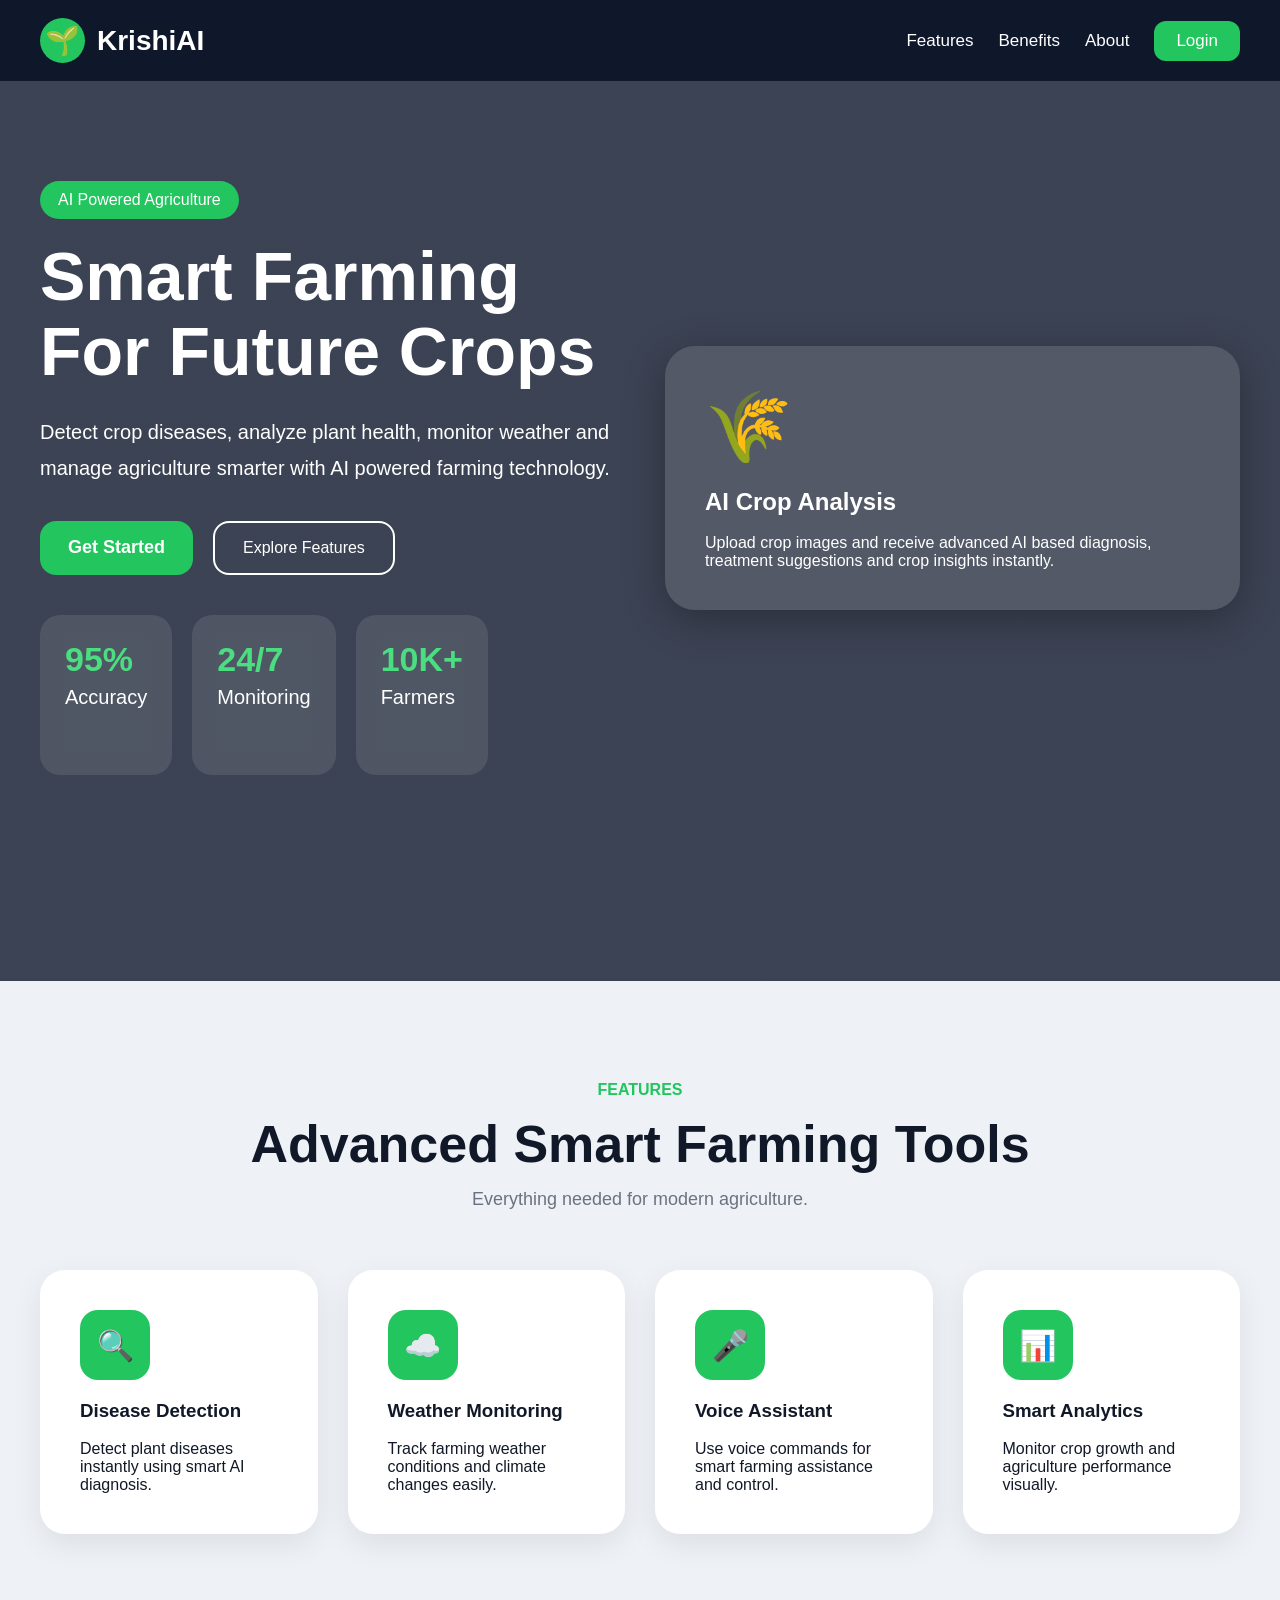
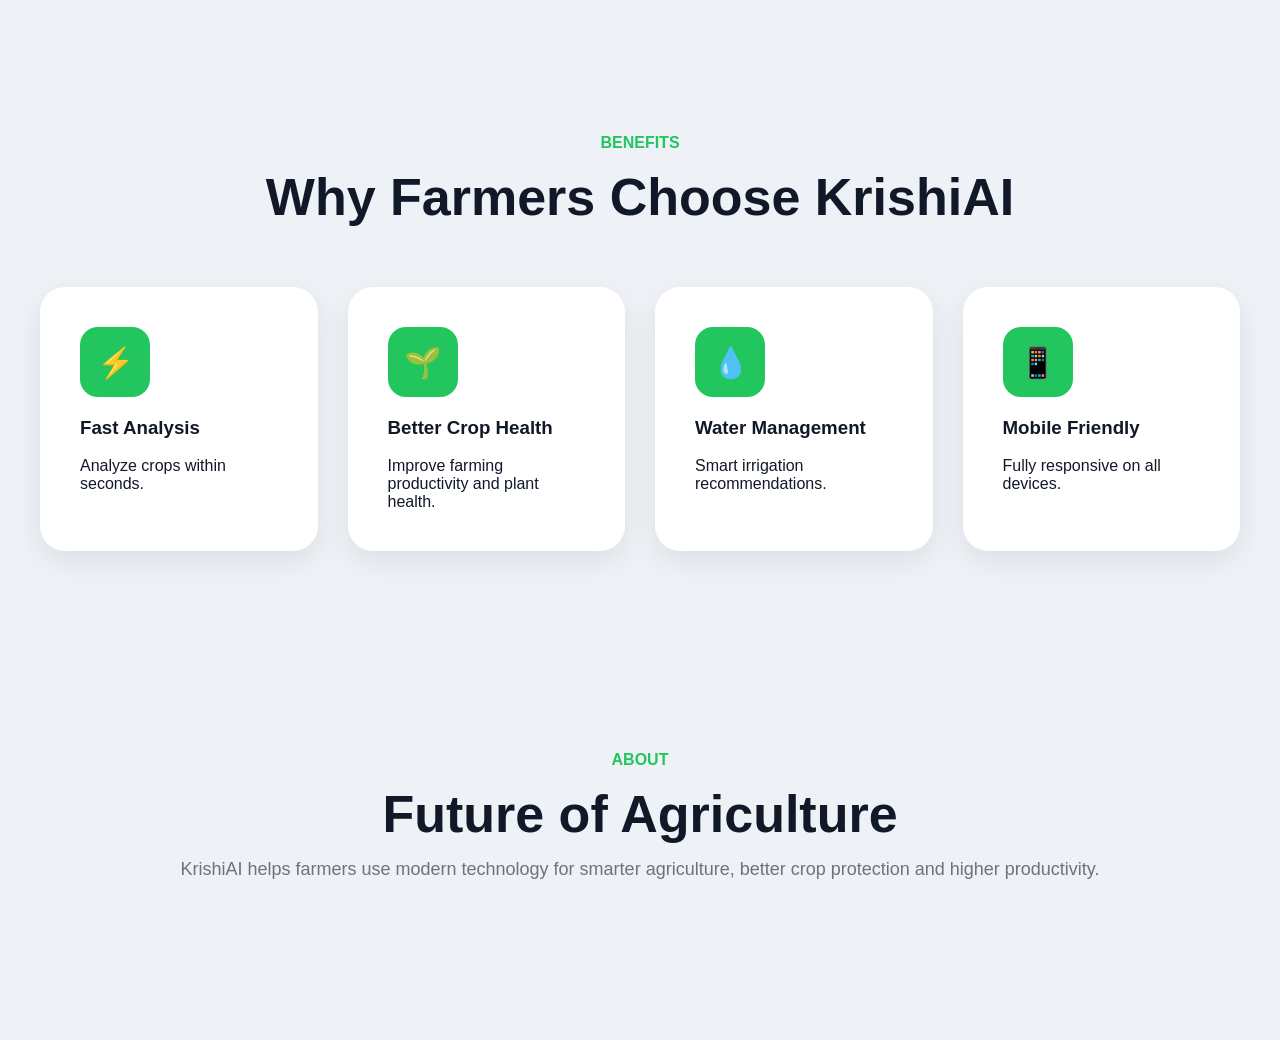
<file: index.html>
<!DOCTYPE html>
<html lang="en">

<head>

  <meta charset="UTF-8">

  <meta
    name="viewport"
    content="width=device-width, initial-scale=1.0"
  >

  <title>
    KrishiAI
  </title>

  <link
    rel="stylesheet"
    href="css/style.css"
  >

  <link
    rel="stylesheet"
    href="css/dark.css"
  >

</head>

<body>

  <header class="main-header">

    <div class="nav-wrapper">

      <a
        href="#"
        class="brand"
      >

        <div class="brand-icon">
          🌱
        </div>

        <span>
          KrishiAI
        </span>

      </a>

      <nav class="nav-links">

        <a href="#features">
          Features
        </a>

        <a href="#benefits">
          Benefits
        </a>

        <a href="#about">
          About
        </a>

        <a
          href="login.html"
          class="nav-btn"
        >

          Login

        </a>

      </nav>

      <button class="menu-btn">
        ☰
      </button>

    </div>

  </header>

  <section class="hero-section">

    <div class="hero-grid">

      <div class="hero-left">

        <span class="tag">

          AI Powered Agriculture

        </span>

        <h1>

          Smart Farming <br>

          For Future Crops

        </h1>

        <p>

          Detect crop diseases, analyze plant
          health, monitor weather and manage
          agriculture smarter with AI powered
          farming technology.

        </p>

        <div class="hero-actions">

          <a
            href="login.html"
            class="btn-primary"
          >

            Get Started

          </a>

          <a
            href="#features"
            class="btn-secondary"
          >

            Explore Features

          </a>

        </div>

        <div class="hero-stats">

          <div class="stat-box">

            <h3>
              95%
            </h3>

            <p>
              Accuracy
            </p>

          </div>

          <div class="stat-box">

            <h3>
              24/7
            </h3>

            <p>
              Monitoring
            </p>

          </div>

          <div class="stat-box">

            <h3>
              10K+
            </h3>

            <p>
              Farmers
            </p>

          </div>

        </div>

      </div>

      <div class="hero-right">

        <div class="hero-card">

          <div class="big-icon">
            🌾
          </div>

          <h2>

            AI Crop Analysis

          </h2>

          <br>

          <p>

            Upload crop images and receive
            advanced AI based diagnosis,
            treatment suggestions and crop
            insights instantly.

          </p>

        </div>

      </div>

    </div>

  </section>

  <section
    class="section"
    id="features"
  >

    <div class="section-head">

      <span class="section-tag">

        FEATURES

      </span>

      <h2>

        Advanced Smart Farming Tools

      </h2>

      <p>

        Everything needed for modern agriculture.

      </p>

    </div>

    <div class="feature-grid">

      <div class="feature-card">

        <div class="icon-box">
          🔍
        </div>

        <h3>
          Disease Detection
        </h3>

        <br>

        <p>

          Detect plant diseases instantly
          using smart AI diagnosis.

        </p>

      </div>

      <div class="feature-card">

        <div class="icon-box">
          ☁️
        </div>

        <h3>
          Weather Monitoring
        </h3>

        <br>

        <p>

          Track farming weather conditions
          and climate changes easily.

        </p>

      </div>

      <div class="feature-card">

        <div class="icon-box">
          🎤
        </div>

        <h3>
          Voice Assistant
        </h3>

        <br>

        <p>

          Use voice commands for smart
          farming assistance and control.

        </p>

      </div>

      <div class="feature-card">

        <div class="icon-box">
          📊
        </div>

        <h3>
          Smart Analytics
        </h3>

        <br>

        <p>

          Monitor crop growth and
          agriculture performance visually.

        </p>

      </div>

    </div>

  </section>

  <section
    class="section"
    id="benefits"
  >

    <div class="section-head">

      <span class="section-tag">

        BENEFITS

      </span>

      <h2>

        Why Farmers Choose KrishiAI

      </h2>

    </div>

    <div class="feature-grid">

      <div class="feature-card">

        <div class="icon-box">
          ⚡
        </div>

        <h3>
          Fast Analysis
        </h3>

        <br>

        <p>

          Analyze crops within seconds.

        </p>

      </div>

      <div class="feature-card">

        <div class="icon-box">
          🌱
        </div>

        <h3>
          Better Crop Health
        </h3>

        <br>

        <p>

          Improve farming productivity
          and plant health.

        </p>

      </div>

      <div class="feature-card">

        <div class="icon-box">
          💧
        </div>

        <h3>
          Water Management
        </h3>

        <br>

        <p>

          Smart irrigation recommendations.

        </p>

      </div>

      <div class="feature-card">

        <div class="icon-box">
          📱
        </div>

        <h3>
          Mobile Friendly
        </h3>

        <br>

        <p>

          Fully responsive on all devices.

        </p>

      </div>

    </div>

  </section>

  <section
    class="section"
    id="about"
  >

    <div class="section-head">

      <span class="section-tag">

        ABOUT

      </span>

      <h2>

        Future of Agriculture

      </h2>

      <p>

        KrishiAI helps farmers use modern
        technology for smarter agriculture,
        better crop protection and higher
        productivity.

      </p>

    </div>

  </section>

  <script src="js/ui.js"></script>

</body>

</html>
</file>
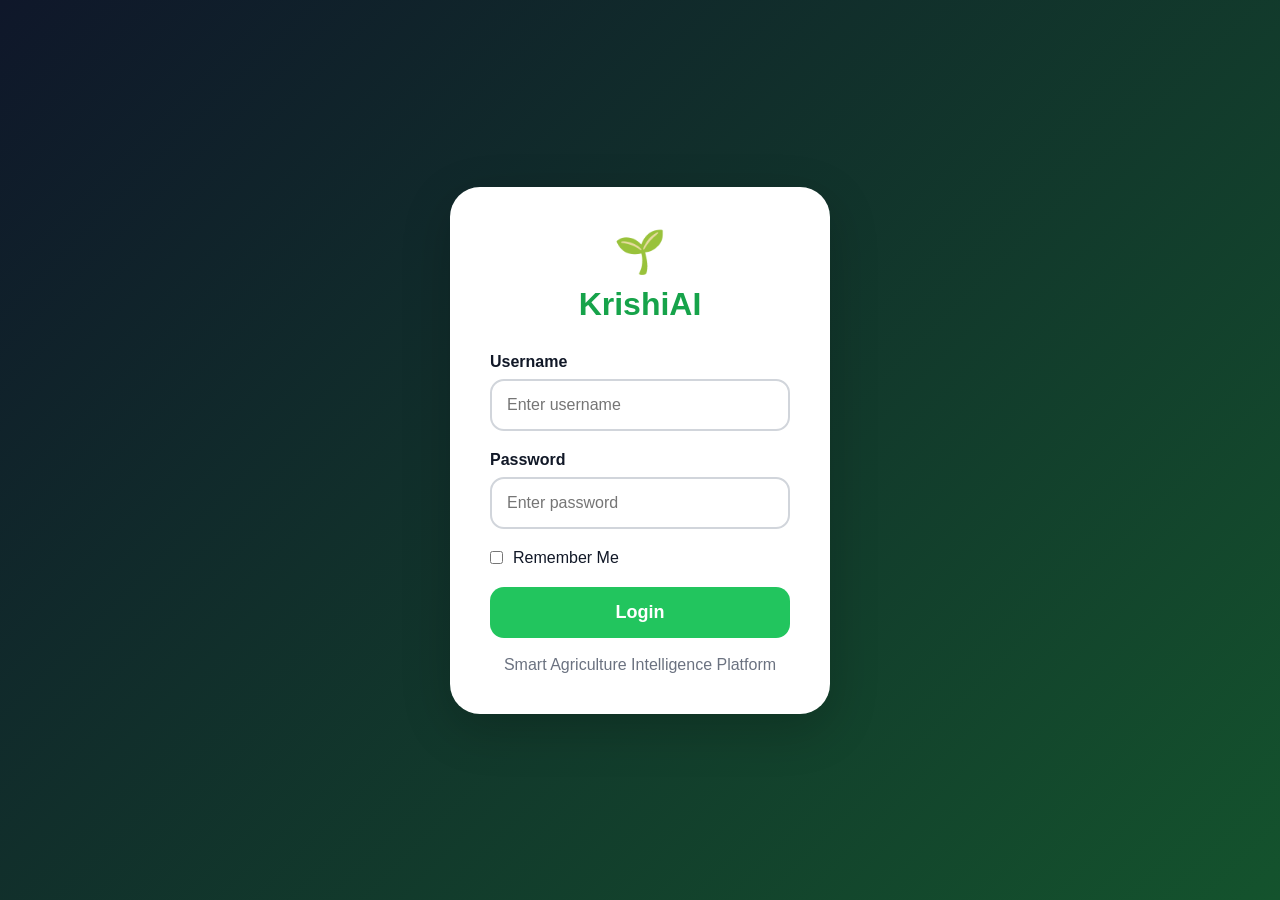
<file: dashboard.html>
<!DOCTYPE html>
<html lang="en">

<head>

  <meta charset="UTF-8">

  <meta
    name="viewport"
    content="width=device-width, initial-scale=1.0"
  >

  <title>
    KrishiAI Dashboard
  </title>

  <link
    rel="stylesheet"
    href="css/style.css"
  >

  <link
    rel="stylesheet"
    href="css/dark.css"
  >

</head>

<body class="dashboard-body">

  <div class="sidebar">

    <div class="sidebar-logo">
      🌱 KrishiAI
    </div>

    <ul>

      <li onclick="showSection('dashboardSection')">
        Dashboard
      </li>

      <li onclick="showSection('diseaseSection')">
        Disease Detection
      </li>

      <li onclick="showSection('weatherSection')">
        Weather
      </li>

      <li onclick="showSection('voiceSection')">
        Voice Assistant
      </li>

      <li onclick="showSection('historySection')">
        History
      </li>

      <li onclick="showSection('settingsSection')">
        Settings
      </li>

      <li onclick="logoutUser()">
        Logout
      </li>

    </ul>

  </div>

  <div class="main-content">

    <div class="topbar">

      <h1>
        Smart Farming Dashboard
      </h1>

      <button id="themeToggle">
        🌙
      </button>

    </div>

    <div id="dashboardSection">

      <div class="dashboard-grid">

        <div class="card upload-card">

          <h2>
            Upload Plant Image
          </h2>

          <input
            type="file"
            id="plantImage"
            accept="image/*"
          >

          <button onclick="analyzePlant()">
            Analyze Crop
          </button>

        </div>

        <div class="card">

          <h2>
            AI Diagnosis
          </h2>

          <div id="resultBox">

            Waiting for crop analysis...

          </div>

        </div>

        <div class="card">

          <h2>
            Weather Insights
          </h2>

          <div id="weatherBox">

          </div>

        </div>

        <div class="card">

          <h2>
            Voice Assistant
          </h2>

          <button
            class="voice-btn"
            onclick="startVoiceAssistant()"
          >

            🎤 Start Listening

          </button>

        </div>

        <div class="card">

          <h2>
            Crop Health
          </h2>

          <div class="progress-bar">

            <div class="progress-fill"></div>

          </div>

          <p>
            Overall Crop Health: 82%
          </p>

        </div>

        <div class="card">

          <h2>
            Recent Activity
          </h2>

          <ul class="activity-list">

            <li>
              ✔ AI Monitoring Enabled
            </li>

            <li>
              ✔ Weather Updated
            </li>

            <li>
              ✔ Disease Analysis Ready
            </li>

            <li>
              ✔ Smart Farming Active
            </li>

          </ul>

        </div>

        <div class="card">

          <h2>
            Smart Analytics
          </h2>

          <p>
            Crop Growth:
            76%
          </p>

          <br>

          <p>
            Soil Moisture:
            61%
          </p>

          <br>

          <p>
            Fertility Score:
            88%
          </p>

        </div>

        <div class="card">

          <h2>
            Smart Farming Tips
          </h2>

          <p>
            Avoid overwatering crops during humid conditions.
          </p>

          <br>

          <p>
            Use organic fertilizers for healthier production.
          </p>

        </div>

      </div>

    </div>

    <div
      id="historySection"
      style="display:none;"
    >

      <div class="card">

        <h2>
          Crop Analysis History
        </h2>

        <div id="historyContainer">

          No history available.

        </div>

      </div>

    </div>

    <div
      id="settingsSection"
      style="display:none;"
    >

      <div class="settings-grid">

        <div class="setting-item">

          <h3>
            Dark Mode
          </h3>

          <br>

          <div
            class="toggle-switch"
            id="darkToggle"
          ></div>

        </div>


        <div class="setting-item">

          <h3>
            Voice Assistant
          </h3>

          <br>

          <div
            class="toggle-switch active"
          ></div>

        </div>

        <div class="setting-item">

          <h3>
            Live Weather
          </h3>

          <br>

          <div
            class="toggle-switch active"
          ></div>

        </div>

        <div class="setting-item">

          <h3>
            Notifications
          </h3>

          <br>

          <div
            class="toggle-switch active"
          ></div>

        </div>

      </div>

    </div>

    <div
      id="weatherSection"
      style="display:none;"
    >

      <div class="card">

        <h2>
          Live Weather Report
        </h2>

        <div id="fullWeather">

        </div>

      </div>

    </div>

    <div
      id="voiceSection"
      style="display:none;"
    >

      <div class="card">

        <h2>
          Voice Commands
        </h2>

        <br>

        <p>
          Try saying:
        </p>

        <br>

        <ul class="activity-list">

          <li>
            open weather
          </li>

          <li>
            open settings
          </li>

          <li>
            dark mode
          </li>

          <li>
            crop health
          </li>

          <li>
            show history
          </li>

        </ul>

      </div>

    </div>

    <div
      id="diseaseSection"
      style="display:none;"
    >

      <div class="card">

        <h2>
          Disease Information
        </h2>

        <br>

        <p>
          Tomato → Early Blight
        </p>

        <br>

        <p>
          Potato → Late Blight
        </p>

        <br>

        <p>
          Wheat → Rust Disease
        </p>

        <br>

        <p>
          Rice → Bacterial Leaf Blight
        </p>

      </div>

    </div>

  </div>

  <script src="js/auth.js"></script>

  <script src="js/ui.js"></script>

  <script src="js/upload.js"></script>

  <script src="js/weather.js"></script>

  <script src="js/voice.js"></script>

  <script src="js/history.js"></script>

  <script src="js/charts.js"></script>

  <script src="js/settings.js"></script>

</body>

</html>
</file>
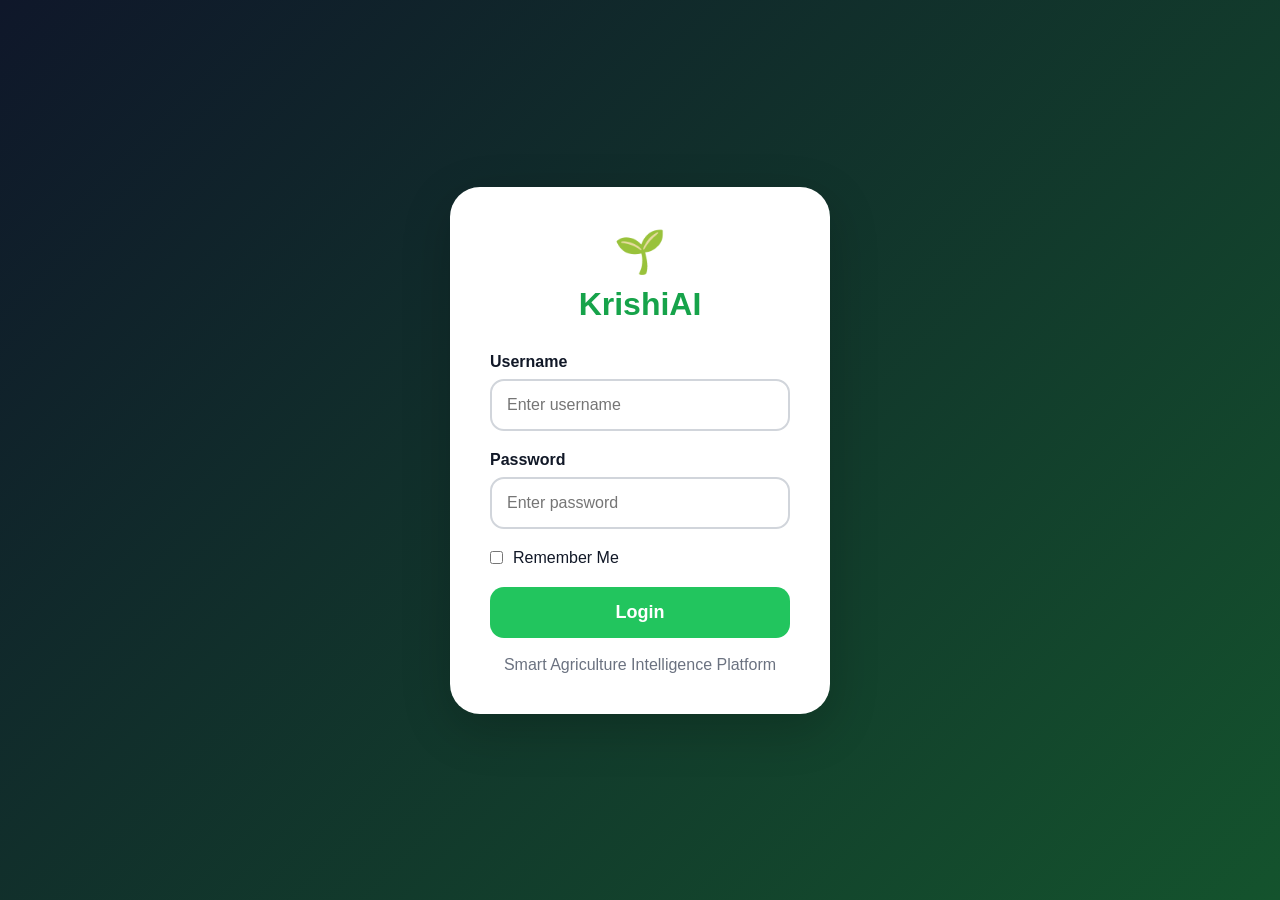
<file: login.html>
<!DOCTYPE html>
<html lang="en">

<head>

  <meta charset="UTF-8">

  <meta
    name="viewport"
    content="width=device-width, initial-scale=1.0"
  >

  <title>
    KrishiAI Login
  </title>

  <link
    rel="stylesheet"
    href="css/style.css"
  >

  <link
    rel="stylesheet"
    href="css/dark.css"
  >

</head>

<body class="login-body">

  <div class="login-container">

    <div class="login-card">

      <div class="login-logo">

        🌱

      </div>

      <h1 class="login-title">

        KrishiAI

      </h1>

      <div class="input-group">

        <label>

          Username

        </label>

        <input
          type="text"
          id="username"
          placeholder="Enter username"
        >

      </div>

      <div class="input-group">

        <label>

          Password

        </label>

        <input
          type="password"
          id="password"
          placeholder="Enter password"
        >

      </div>

      <div
        style="
        display:flex;
        align-items:center;
        gap:10px;
        margin-bottom:20px;
      "
      >

        <input
          type="checkbox"
          id="rememberMe"
        >

        <label for="rememberMe">

          Remember Me

        </label>

      </div>

      <button
        class="login-btn"
        onclick="loginUser()"
      >

        Login

      </button>

      <br><br>

      <p
        style="
        text-align:center;
        color:#6b7280;
      "
      >

        Smart Agriculture Intelligence Platform

      </p>

    </div>

  </div>

  <script src="js/auth.js"></script>

</body>

</html>
</file>
<file: css/style.css>
*{
  margin:0;
  padding:0;
  box-sizing:border-box;
}

html{
  scroll-behavior:smooth;
}

body{
  font-family:Arial, sans-serif;
  background:#eef2f7;
  color:#111827;
}

::-webkit-scrollbar{
  width:10px;
}

::-webkit-scrollbar-track{
  background:#dbe4ee;
}

::-webkit-scrollbar-thumb{
  background:#22c55e;
  border-radius:20px;
}


a{
  text-decoration:none;
}

button{
  border:none;
  cursor:pointer;
  transition:0.3s;
}


.login-body{
  min-height:100vh;
  display:flex;
  align-items:center;
  justify-content:center;
  background:linear-gradient(135deg,#0f172a,#14532d);
}

.login-container{
  width:100%;
  max-width:420px;
  padding:20px;
}

.login-card{
  background:white;
  border-radius:30px;
  padding:40px;
  box-shadow:0 15px 50px rgba(0,0,0,0.2);
}

.login-logo{
  text-align:center;
  font-size:42px;
  margin-bottom:10px;
}

.login-title{
  text-align:center;
  font-size:32px;
  margin-bottom:30px;
  color:#16a34a;
}

.input-group{
  margin-bottom:20px;
}

.input-group label{
  display:block;
  margin-bottom:8px;
  font-weight:bold;
}

.input-group input{
  width:100%;
  padding:15px;
  border-radius:14px;
  border:2px solid #d1d5db;
  font-size:16px;
}

.input-group input:focus{
  border-color:#22c55e;
  outline:none;
}

.login-btn{
  width:100%;
  padding:15px;
  background:#22c55e;
  color:white;
  border-radius:14px;
  font-size:18px;
  font-weight:bold;
}

.login-btn:hover{
  background:#16a34a;
  transform:translateY(-2px);
}


.main-header{
  width:100%;
  padding:18px 40px;
  background:#0f172a;
  position:sticky;
  top:0;
  z-index:1000;
}

.nav-wrapper{
  display:flex;
  justify-content:space-between;
  align-items:center;
}

.brand{
  display:flex;
  align-items:center;
  gap:12px;
  color:white;
  font-size:28px;
  font-weight:bold;
}

.brand-icon{
  width:45px;
  height:45px;
  background:#22c55e;
  display:flex;
  align-items:center;
  justify-content:center;
  border-radius:50%;
}

.nav-links{
  display:flex;
  gap:25px;
  align-items:center;
}

.nav-links a{
  color:white;
  font-size:17px;
}

.nav-btn{
  padding:10px 22px;
  background:#22c55e;
  border-radius:12px;
}

.menu-btn{
  display:none;
  background:#22c55e;
  color:white;
  width:45px;
  height:45px;
  border-radius:12px;
  font-size:22px;
}


.hero-section{
  min-height:100vh;
  padding:100px 40px;
  background:
  linear-gradient(rgba(15,23,42,0.8),
  rgba(15,23,42,0.8)),
  url("https://images.unsplash.com/photo-1500937386664-56d1dfef3854?q=80&w=2070");
  background-size:cover;
  background-position:center;
  color:white;
}

.hero-grid{
  display:grid;
  grid-template-columns:1fr 1fr;
  gap:50px;
  align-items:center;
}

.tag{
  display:inline-block;
  padding:10px 18px;
  background:#22c55e;
  border-radius:50px;
  margin-bottom:20px;
}

.hero-left h1{
  font-size:68px;
  line-height:1.1;
  margin-bottom:25px;
}

.hero-left p{
  font-size:20px;
  line-height:1.8;
  margin-bottom:35px;
}

.hero-actions{
  display:flex;
  gap:20px;
  margin-bottom:40px;
}

.btn-primary{
  padding:16px 28px;
  background:#22c55e;
  color:white;
  border-radius:16px;
  font-size:18px;
  font-weight:bold;
}

.btn-secondary{
  padding:16px 28px;
  border:2px solid white;
  color:white;
  border-radius:16px;
}

.hero-stats{
  display:flex;
  gap:20px;
}

.stat-box{
  background:rgba(255,255,255,0.1);
  backdrop-filter:blur(10px);
  padding:25px;
  border-radius:20px;
  min-width:120px;
}

.stat-box h3{
  font-size:34px;
  color:#4ade80;
}

.hero-card{
  background:rgba(255,255,255,0.12);
  backdrop-filter:blur(12px);
  padding:40px;
  border-radius:30px;
  box-shadow:0 10px 40px rgba(0,0,0,0.3);
}

.big-icon{
  font-size:70px;
  margin-bottom:20px;
}


.section{
  padding:100px 40px;
}

.section-head{
  text-align:center;
  margin-bottom:60px;
}

.section-tag{
  color:#22c55e;
  font-weight:bold;
}

.section-head h2{
  font-size:52px;
  margin:15px 0;
}

.section-head p{
  color:#6b7280;
  font-size:18px;
}

.feature-grid{
  display:grid;
  grid-template-columns:repeat(auto-fit,minmax(250px,1fr));
  gap:30px;
}

.feature-card{
  background:white;
  padding:40px;
  border-radius:25px;
  box-shadow:0 10px 30px rgba(0,0,0,0.08);
  transition:0.3s;
}

.feature-card:hover{
  transform:translateY(-10px);
}

.icon-box{
  width:70px;
  height:70px;
  background:#22c55e;
  color:white;
  display:flex;
  align-items:center;
  justify-content:center;
  border-radius:18px;
  font-size:30px;
  margin-bottom:20px;
}


.dashboard-body{
  display:flex;
  background:#eef2f7;
}

.sidebar{
  width:280px;
  min-height:100vh;
  background:#081028;
  color:white;
  padding:30px;
  position:fixed;
  left:0;
  top:0;
}

.sidebar-logo{
  font-size:46px;
  font-weight:bold;
  margin-bottom:50px;
}

.sidebar ul{
  list-style:none;
}

.sidebar ul li{
  padding:18px;
  border-radius:14px;
  margin-bottom:10px;
  transition:0.3s;
  cursor:pointer;
  font-size:18px;
}

.sidebar ul li:hover{
  background:#22c55e;
}

.main-content{
  margin-left:280px;
  width:calc(100% - 280px);
  padding:40px;
}

.topbar{
  display:flex;
  justify-content:space-between;
  align-items:center;
  margin-bottom:40px;
}

.topbar h1{
  font-size:62px;
}

#themeToggle{
  width:70px;
  height:70px;
  border-radius:20px;
  background:#22c55e;
  color:white;
  font-size:24px;
}

.dashboard-grid{
  display:grid;
  grid-template-columns:repeat(auto-fit,minmax(340px,1fr));
  gap:30px;
}

.card{
  background:white;
  border-radius:30px;
  padding:35px;
  box-shadow:0 10px 30px rgba(0,0,0,0.08);
}

.card h2{
  font-size:28px;
  margin-bottom:25px;
}

.upload-card{
  grid-column:span 2;
}

.upload-card input{
  margin-bottom:20px;
}

.upload-card button{
  padding:16px 28px;
  background:#22c55e;
  color:white;
  border-radius:14px;
  font-size:18px;
  font-weight:bold;
}

.voice-btn{
  padding:18px 26px;
  background:#22c55e;
  color:white;
  border-radius:14px;
  font-size:18px;
  font-weight:bold;
}

.progress-bar{
  width:100%;
  height:22px;
  background:#d1d5db;
  border-radius:50px;
  overflow:hidden;
  margin-bottom:20px;
}

.progress-fill{
  width:82%;
  height:100%;
  background:#22c55e;
  border-radius:50px;
}

.activity-list{
  list-style:none;
}

.activity-list li{
  margin-bottom:14px;
  font-size:18px;
}


.settings-grid{
  display:grid;
  grid-template-columns:repeat(auto-fit,minmax(280px,1fr));
  gap:25px;
}

.setting-item{
  background:white;
  padding:30px;
  border-radius:20px;
}

.toggle-switch{
  width:60px;
  height:30px;
  background:#d1d5db;
  border-radius:50px;
  position:relative;
  cursor:pointer;
}

.toggle-switch::before{
  content:"";
  width:24px;
  height:24px;
  background:white;
  position:absolute;
  top:3px;
  left:3px;
  border-radius:50%;
  transition:0.3s;
}

.toggle-switch.active{
  background:#22c55e;
}

.toggle-switch.active::before{
  transform:translateX(30px);
}

@media(max-width:900px){

  .hero-grid{
    grid-template-columns:1fr;
  }

  .hero-left h1{
    font-size:42px;
  }

  .sidebar{
    width:100%;
    min-height:auto;
    position:relative;
  }

  .main-content{
    margin-left:0;
    width:100%;
  }

  .dashboard-grid{
    grid-template-columns:1fr;
  }

  .upload-card{
    grid-column:span 1;
  }

  .topbar h1{
    font-size:36px;
  }

}

@media(max-width:700px){

  .nav-links{
    display:none;
  }

  .menu-btn{
    display:block;
  }

  .hero-left h1{
    font-size:34px;
  }

  .section-head h2{
    font-size:36px;
  }

}
</file>
<file: css/dark.css>
body.dark-mode{
  background:#0f172a;
  color:white;
}


body.dark-mode .main-header{
  background:#020617;
}

body.dark-mode .feature-card,
body.dark-mode .hero-card{
  background:#111827;
  color:white;
}

body.dark-mode .section{
  background:#0f172a;
}

body.dark-mode .section-head p{
  color:#cbd5e1;
}


body.dark-mode .login-body{
  background:linear-gradient(135deg,#020617,#111827);
}

body.dark-mode .login-card{
  background:#111827;
  color:white;
}

body.dark-mode .input-group input{
  background:#1e293b;
  color:white;
  border-color:#334155;
}


body.dark-mode .dashboard-body{
  background:#0f172a;
}

body.dark-mode .sidebar{
  background:#020617;
}

body.dark-mode .main-content{
  background:#0f172a;
}

body.dark-mode .card{
  background:#111827;
  color:white;
}

body.dark-mode .topbar h1{
  color:white;
}

body.dark-mode .activity-list li{
  color:#e2e8f0;
}

body.dark-mode .upload-card input{
  color:white;
}

body.dark-mode #resultBox{
  color:#4ade80;
}

body.dark-mode .progress-bar{
  background:#1e293b;
}


body.dark-mode .setting-item{
  background:#111827;
  color:white;
}


body.dark-mode .history-card{
  background:#111827;
  color:white;
}


body.dark-mode table{
  background:#111827;
  color:white;
}

body.dark-mode th{
  background:#1e293b;
}

body.dark-mode td{
  border-color:#334155;
}


body.dark-mode #weatherBox{
  color:#f8fafc;
}


body.dark-mode input,
body.dark-mode textarea,
body.dark-mode select{
  background:#1e293b;
  color:white;
  border:1px solid #334155;
}

body.dark-mode button{
  box-shadow:none;
}

body.dark-mode ::-webkit-scrollbar-track{
  background:#111827;
}

body.dark-mode ::-webkit-scrollbar-thumb{
  background:#22c55e;
}

body.dark-mode .toggle-switch{
  background:#334155;
}

body.dark-mode .toggle-switch.active{
  background:#22c55e;
}
</file>
